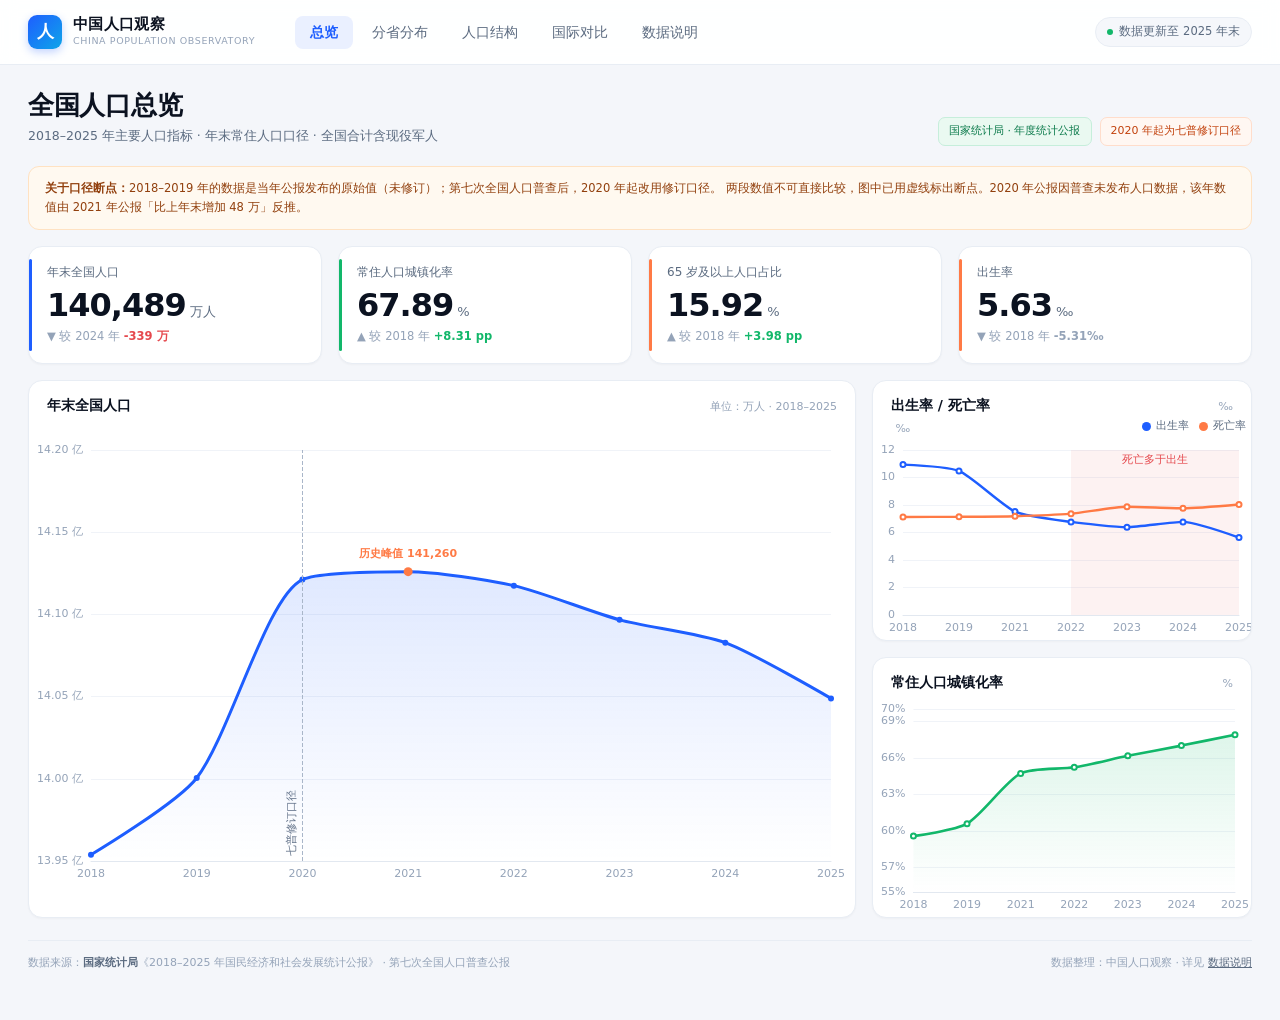
<file: index.html>
<!doctype html>
<html lang="zh-CN">
<head>
<meta charset="utf-8">
<meta name="viewport" content="width=device-width, initial-scale=1">
<title>总览 · 中国人口观察</title>
<link rel="stylesheet" href="assets/style.css">
</head>
<body>

<header class="topbar">
  <div class="topbar-inner">
    <div class="brand">
      <div class="brand-mark">人</div>
      <div>
        <div class="brand-name">中国人口观察</div>
        <div class="brand-sub">China Population Observatory</div>
      </div>
    </div>
    <nav>
      <a href="index.html" class="active">总览</a>
      <a href="map.html">分省分布</a>
      <a href="structure.html">人口结构</a>
      <a href="global.html">国际对比</a>
      <a href="sources.html">数据说明</a>
    </nav>
    <div class="topbar-right">
      <div class="pill"><span class="dot"></span><span id="updated">数据加载中</span></div>
    </div>
  </div>
</header>

<main class="wrap">
  <div class="page-head">
    <div>
      <h1>全国人口总览</h1>
      <div class="sub">2018–2025 年主要人口指标 · 年末常住人口口径 · 全国合计含现役军人</div>
    </div>
    <div class="head-tags">
      <span class="tag ok">国家统计局 · 年度统计公报</span>
      <span class="tag warn">2020 年起为七普修订口径</span>
    </div>
  </div>

  <div class="notice">
    <div>
      <b>关于口径断点：</b>2018–2019 年的数据是当年公报发布的原始值（未修订）；第七次全国人口普查后，2020 年起改用修订口径。
      两段数值不可直接比较，图中已用虚线标出断点。2020 年公报因普查未发布人口数据，该年数值由 2021 年公报「比上年末增加 48 万」反推。
    </div>
  </div>

  <section class="kpis" id="kpis"></section>

  <section class="grid-main">
    <div class="card">
      <div class="card-head">
        <div class="card-title">年末全国人口</div>
        <div class="card-note">单位：万人 · 2018–2025</div>
      </div>
      <div id="c-pop" class="chart" style="height:470px"></div>
    </div>

    <div class="stack">
      <div class="card">
        <div class="card-head">
          <div class="card-title">出生率 / 死亡率</div>
          <div class="card-note">‰</div>
        </div>
        <div id="c-rate" class="chart" style="height:224px"></div>
      </div>
      <div class="card">
        <div class="card-head">
          <div class="card-title">常住人口城镇化率</div>
          <div class="card-note">%</div>
        </div>
        <div id="c-urban" class="chart" style="height:224px"></div>
      </div>
    </div>
  </section>

  <footer class="foot">
    <div>数据来源：<b>国家统计局</b>《2018–2025 年国民经济和社会发展统计公报》 · 第七次全国人口普查公报</div>
    <div>数据整理：中国人口观察 · 详见 <a href="sources.html">数据说明</a></div>
  </footer>
</main>

<script src="assets/echarts.min.js"></script>
<script src="assets/data.js"></script>
<script src="assets/charts.js"></script>
<script>
(function () {
  const D = DATA, CH = CHARTS;
  const last = D.national[D.national.length - 1];
  const first = D.national[0];
  const prev = D.national[D.national.length - 2];

  document.getElementById('updated').textContent =
    '数据更新至 ' + last.year + ' 年末';

  const p65 = last.a65 != null ? (last.a65 / last.population * 100) : null;
  const p65first = first.a65 != null ? (first.a65 / first.population * 100) : null;
  const dPop = prev ? last.population - prev.population : null;
  const dUrban = last.urban_rate != null && first.urban_rate != null
    ? last.urban_rate - first.urban_rate : null;
  const dP65 = p65 != null && p65first != null ? p65 - p65first : null;
  const dBirth = last.birth_rate != null && first.birth_rate != null
    ? last.birth_rate - first.birth_rate : null;

  const sgn = (v, d) => (v >= 0 ? '+' : '') + v.toFixed(d);
  const kpis = [
    {
      label: '年末全国人口',
      value: last.population.toLocaleString(),
      unit: '万人',
      meta: `<span class="kpi-meta down">▼ 较 ${prev.year} 年 <b>${dPop.toLocaleString()} 万</b></span>`,
      cls: ''
    },
    {
      label: '常住人口城镇化率',
      value: last.urban_rate.toFixed(2),
      unit: '%',
      meta: `<span class="kpi-meta up">▲ 较 ${first.year} 年 <b>${sgn(dUrban, 2)} pp</b></span>`,
      cls: 'green'
    },
    {
      label: '65 岁及以上人口占比',
      value: p65.toFixed(2),
      unit: '%',
      meta: `<span class="kpi-meta up">▲ 较 ${first.year} 年 <b>${sgn(dP65, 2)} pp</b></span>`,
      cls: 'warm'
    },
    {
      label: '出生率',
      value: last.birth_rate.toFixed(2),
      unit: '‰',
      meta: `<span class="kpi-meta">▼ 较 ${first.year} 年 <b>${dBirth.toFixed(2)}‰</b></span>`,
      cls: 'warm'
    }
  ];

  document.getElementById('kpis').innerHTML = kpis.map(k => `
    <div class="kpi ${k.cls}">
      <div class="kpi-label">${k.label}</div>
      <div class="kpi-value num">${k.value}<span class="unit">${k.unit}</span></div>
      ${k.meta}
    </div>`).join('');

  const charts = [];
  function mount(id, option) {
    const el = document.getElementById(id);
    const c = echarts.init(el, null, { renderer: 'canvas' });
    c.setOption(option);
    charts.push(c);
    return c;
  }

  mount('c-pop', CH.overviewPopulation(D));
  mount('c-rate', CH.overviewRates(D));
  mount('c-urban', CH.overviewUrban(D));

  let t;
  window.addEventListener('resize', () => {
    clearTimeout(t);
    t = setTimeout(() => charts.forEach(c => c.resize()), 120);
  });
})();
</script>
</body>
</html>
</file>
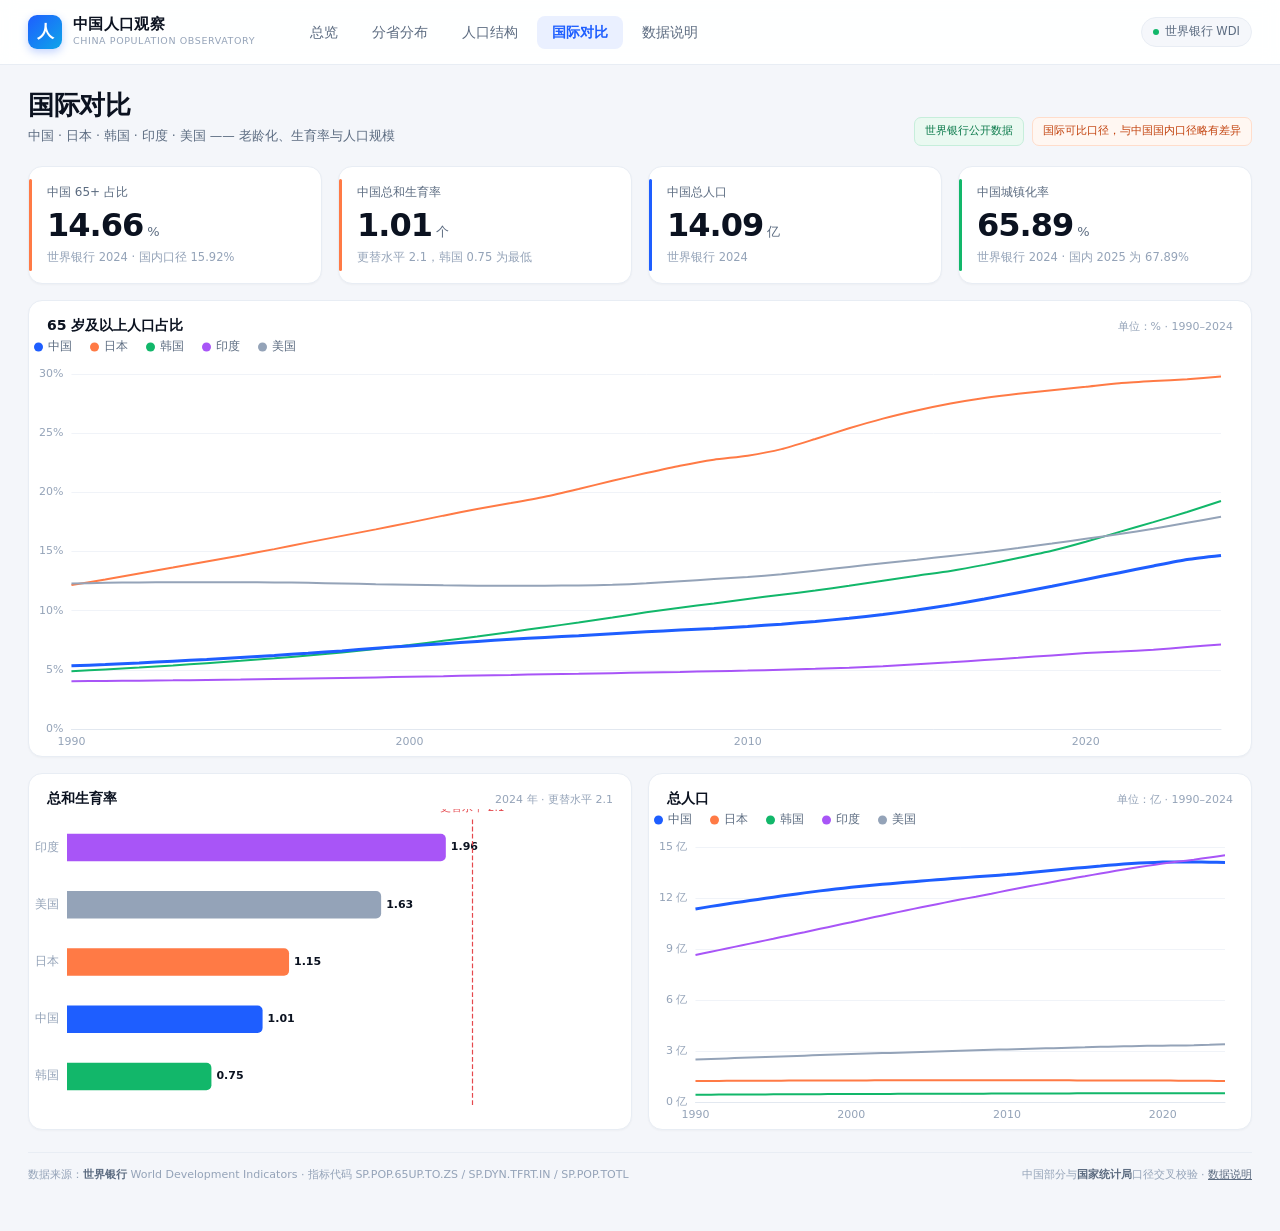
<file: global.html>
<!doctype html>
<html lang="zh-CN">
<head>
<meta charset="utf-8">
<meta name="viewport" content="width=device-width, initial-scale=1">
<title>国际对比 · 中国人口观察</title>
<link rel="stylesheet" href="assets/style.css">
</head>
<body>

<header class="topbar">
  <div class="topbar-inner">
    <div class="brand">
      <div class="brand-mark">人</div>
      <div>
        <div class="brand-name">中国人口观察</div>
        <div class="brand-sub">China Population Observatory</div>
      </div>
    </div>
    <nav>
      <a href="index.html">总览</a>
      <a href="map.html">分省分布</a>
      <a href="structure.html">人口结构</a>
      <a href="global.html" class="active">国际对比</a>
      <a href="sources.html">数据说明</a>
    </nav>
    <div class="topbar-right">
      <div class="pill"><span class="dot"></span><span>世界银行 WDI</span></div>
    </div>
  </div>
</header>

<main class="wrap">
  <div class="page-head">
    <div>
      <h1>国际对比</h1>
      <div class="sub">中国 · 日本 · 韩国 · 印度 · 美国 —— 老龄化、生育率与人口规模</div>
    </div>
    <div class="head-tags">
      <span class="tag ok">世界银行公开数据</span>
      <span class="tag warn">国际可比口径，与中国国内口径略有差异</span>
    </div>
  </div>

  <section class="kpis" id="kpis"></section>

  <section class="card" style="margin-bottom:16px">
    <div class="card-head">
      <div class="card-title">65 岁及以上人口占比</div>
      <div class="card-note">单位：% · 1990–2024</div>
    </div>
    <div id="c-aging" class="chart" style="height:420px"></div>
  </section>

  <section class="grid-2">
    <div class="card">
      <div class="card-head">
        <div class="card-title">总和生育率</div>
        <div class="card-note">2024 年 · 更替水平 2.1</div>
      </div>
      <div id="c-tfr" class="chart" style="height:320px"></div>
    </div>
    <div class="card">
      <div class="card-head">
        <div class="card-title">总人口</div>
        <div class="card-note">单位：亿 · 1990–2024</div>
      </div>
      <div id="c-pop" class="chart" style="height:320px"></div>
    </div>
  </section>

  <footer class="foot">
    <div>数据来源：<b>世界银行</b> World Development Indicators · 指标代码 SP.POP.65UP.TO.ZS / SP.DYN.TFRT.IN / SP.POP.TOTL</div>
    <div>中国部分与<b>国家统计局</b>口径交叉校验 · <a href="sources.html">数据说明</a></div>
  </footer>
</main>

<script src="assets/echarts.min.js"></script>
<script src="assets/data.js"></script>
<script src="assets/charts.js"></script>
<script>
(function () {
  const D = DATA, CH = CHARTS;
  const wb = D.worldbank;
  const chn = wb.p65.CHN['2024'];
  const tfr = wb.tfr.CHN['2024'];
  const pop = wb.pop.CHN['2024'];
  const urb = wb.urban.CHN['2024'];

  // 中国用国内更细的口径作为对照
  const natl = D.national[D.national.length - 1];
  const natl65 = natl.a65 != null ? natl.a65 / natl.population * 100 : null;

  document.getElementById('kpis').innerHTML = [
    { l: '中国 65+ 占比', v: chn.toFixed(2), u: '%', m: `世界银行 2024 · 国内口径 ${natl65 ? natl65.toFixed(2) : '—'}%`, c: 'warm' },
    { l: '中国总和生育率', v: tfr.toFixed(2), u: '个', m: '更替水平 2.1，韩国 0.75 为最低', c: 'warm' },
    { l: '中国总人口', v: (pop / 1e8).toFixed(2), u: '亿', m: '世界银行 2024', c: '' },
    { l: '中国城镇化率', v: urb.toFixed(2), u: '%', m: '世界银行 2024 · 国内 2025 为 ' + natl.urban_rate + '%', c: 'green' }
  ].map(k => `
    <div class="kpi ${k.c}">
      <div class="kpi-label">${k.l}</div>
      <div class="kpi-value num">${k.v}<span class="unit">${k.u}</span></div>
      <div class="kpi-meta">${k.m}</div>
    </div>`).join('');

  const charts = [];
  const mount = (id, opt) => {
    const c = echarts.init(document.getElementById(id));
    c.setOption(opt); charts.push(c); return c;
  };

  mount('c-aging', CH.globalAging(D));
  mount('c-tfr', CH.globalTFR(D));
  mount('c-pop', CH.globalPop(D));

  let t;
  window.addEventListener('resize', () => {
    clearTimeout(t);
    t = setTimeout(() => charts.forEach(c => c.resize()), 120);
  });
})();
</script>
</body>
</html>
</file>
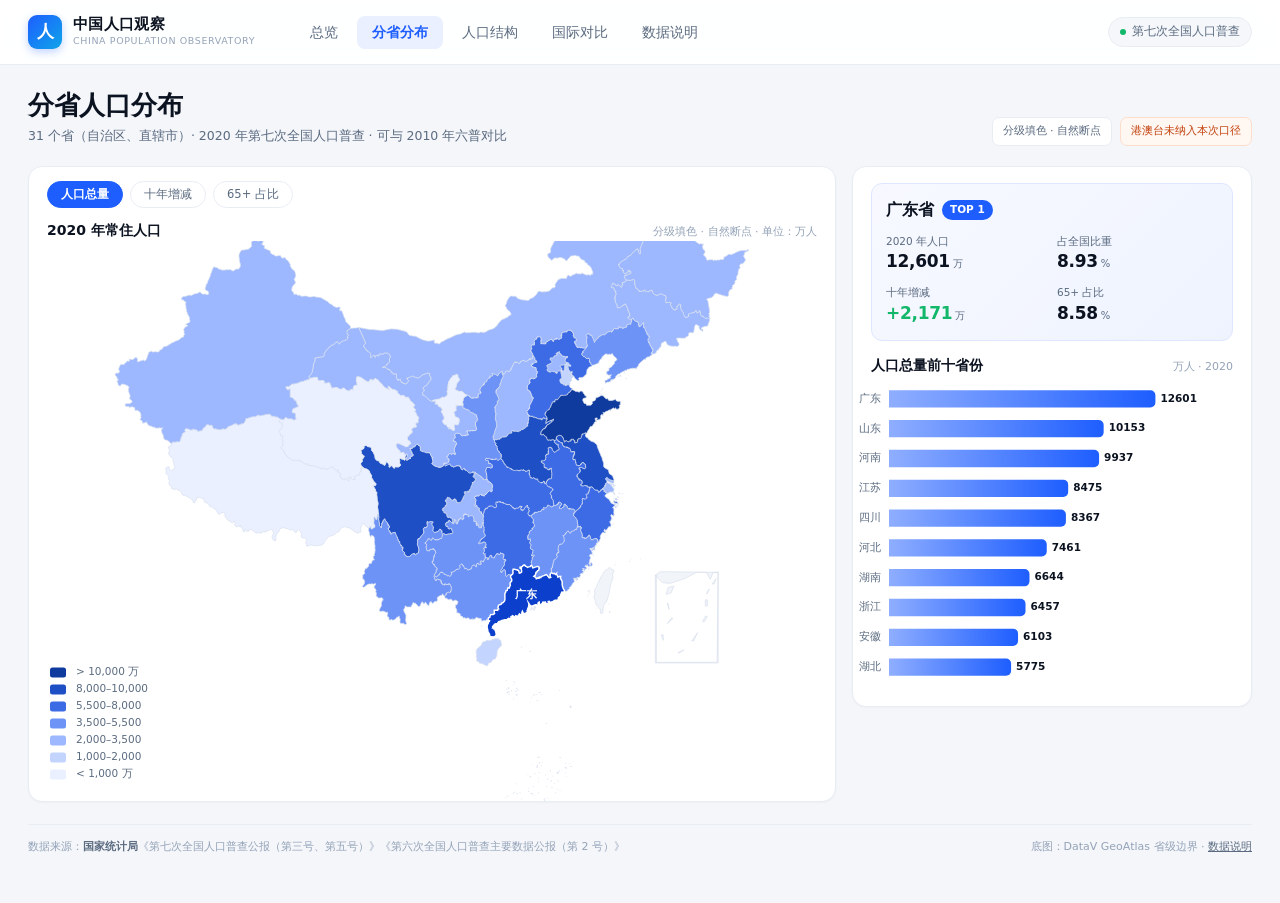
<file: map.html>
<!doctype html>
<html lang="zh-CN">
<head>
<meta charset="utf-8">
<meta name="viewport" content="width=device-width, initial-scale=1">
<title>分省分布 · 中国人口观察</title>
<link rel="stylesheet" href="assets/style.css">
</head>
<body>

<header class="topbar">
  <div class="topbar-inner">
    <div class="brand">
      <div class="brand-mark">人</div>
      <div>
        <div class="brand-name">中国人口观察</div>
        <div class="brand-sub">China Population Observatory</div>
      </div>
    </div>
    <nav>
      <a href="index.html">总览</a>
      <a href="map.html" class="active">分省分布</a>
      <a href="structure.html">人口结构</a>
      <a href="global.html">国际对比</a>
      <a href="sources.html">数据说明</a>
    </nav>
    <div class="topbar-right">
      <div class="pill"><span class="dot"></span><span>第七次全国人口普查</span></div>
    </div>
  </div>
</header>

<main class="wrap">
  <div class="page-head">
    <div>
      <h1>分省人口分布</h1>
      <div class="sub">31 个省（自治区、直辖市）· 2020 年第七次全国人口普查 · 可与 2010 年六普对比</div>
    </div>
    <div class="head-tags">
      <span class="tag">分级填色 · 自然断点</span>
      <span class="tag warn">港澳台未纳入本次口径</span>
    </div>
  </div>

  <section class="grid-map">
    <div class="card">
      <div class="chips" id="chips">
        <button class="chip active" data-metric="pop">人口总量</button>
        <button class="chip" data-metric="delta">十年增减</button>
        <button class="chip" data-metric="p65">65+ 占比</button>
      </div>
      <div class="card-head" style="padding-top:12px">
        <div class="card-title" id="map-title">2020 年常住人口</div>
        <div class="card-note" id="map-note">点击省份查看详情 · 可滚轮缩放</div>
      </div>
      <div id="c-map" class="chart" style="height:560px"></div>
    </div>

    <div class="stack">
      <div class="card">
        <div class="prov-card" id="prov-card" style="margin-top:16px">
          <div class="prov-name" id="prov-name">广东省</div>
          <div class="prov-rows" id="prov-rows"></div>
        </div>
        <div class="card-head" style="padding-top:14px">
          <div class="card-title">人口总量前十省份</div>
          <div class="card-note">万人 · 2020</div>
        </div>
        <div id="c-top10" class="chart" style="height:330px"></div>
      </div>
    </div>
  </section>

  <footer class="foot">
    <div>数据来源：<b>国家统计局</b>《第七次全国人口普查公报（第三号、第五号）》《第六次全国人口普查主要数据公报（第 2 号）》</div>
    <div>底图：DataV GeoAtlas 省级边界 · <a href="sources.html">数据说明</a></div>
  </footer>
</main>

<script src="assets/echarts.min.js"></script>
<script src="assets/china-geo.js"></script>
<script src="assets/data.js"></script>
<script src="assets/charts.js"></script>
<script>
(function () {
  const D = DATA, CH = CHARTS;
  echarts.registerMap('china', window.__CHINA_GEO__);

  const INIT = '广东省';
  let current = INIT;
  let metric = 'pop';
  let mapChart = null;

  const rankOf = name => D.province.findIndex(p => p.name === name) + 1;

  function renderCard(name) {
    const p = D.province.find(x => x.name === name);
    const card = document.getElementById('prov-card');
    if (!p) {
      card.style.display = 'none';
      return;
    }
    card.style.display = '';
    const r = rankOf(name);
    document.getElementById('prov-name').innerHTML =
      p.name.replace(/(维吾尔|回族|壮族|自治区|特别行政区)/g, '') +
      (r > 0 ? ` <span class="rank">TOP ${r}</span>` : '');

    const d = p.delta != null ? Math.round(p.delta / 1e4) : null;
    const rows = [
      ['2020 年人口', Math.round(p.pop2020 / 1e4).toLocaleString(), '万'],
      ['占全国比重', p.share2020 != null ? p.share2020.toFixed(2) : '—', '%'],
      ['十年增减', d != null ? (d >= 0 ? '+' : '') + d.toLocaleString() : '—', '万'],
      ['65+ 占比', p.p65_2020 != null ? p.p65_2020.toFixed(2) : '—', '%']
    ];
    document.getElementById('prov-rows').innerHTML = rows.map(([k, v, u]) => `
      <div class="prov-row"><div class="k">${k}</div>
      <div class="v num" style="${k === '十年增减' && d != null ? (d >= 0 ? 'color:#12B76A' : 'color:#E5484D') : ''}">${v}<span> ${u}</span></div></div>
    `).join('');
  }

  function mountMap() {
    const opt = CH.mapOption(D, metric);
    if (!mapChart) {
      mapChart = echarts.init(document.getElementById('c-map'));
      mapChart.on('click', p => {
        if (p && p.name && D.province.some(x => x.name === p.name)) {
          current = p.name;
          renderCard(current);
        }
      });
    }
    mapChart.setOption(opt, true);
    mapChart.dispatchAction({ type: 'select', seriesIndex: 0, name: current });
  }

  const titles = {
    pop: ['2020 年常住人口', '分级填色 · 自然断点 · 单位：万人'],
    delta: ['2010→2020 年人口增减', '红色为减少、蓝色为增加 · 单位：万人'],
    p65: ['65 岁及以上人口占比', '2020 年七普 · 单位：%']
  };

  function setMetric(m) {
    metric = m;
    document.querySelectorAll('#chips .chip').forEach(b =>
      b.classList.toggle('active', b.dataset.metric === m));
    document.getElementById('map-title').textContent = titles[m][0];
    document.getElementById('map-note').textContent = titles[m][1];
    mountMap();
  }

  document.getElementById('chips').addEventListener('click', e => {
    const b = e.target.closest('.chip');
    if (b) setMetric(b.dataset.metric);
  });

  renderCard(current);
  setMetric('pop');

  const t10 = echarts.init(document.getElementById('c-top10'));
  t10.setOption(CH.top10Option(D));

  let t;
  window.addEventListener('resize', () => {
    clearTimeout(t);
    t = setTimeout(() => { mapChart.resize(); t10.resize(); }, 120);
  });
})();
</script>
</body>
</html>
</file>
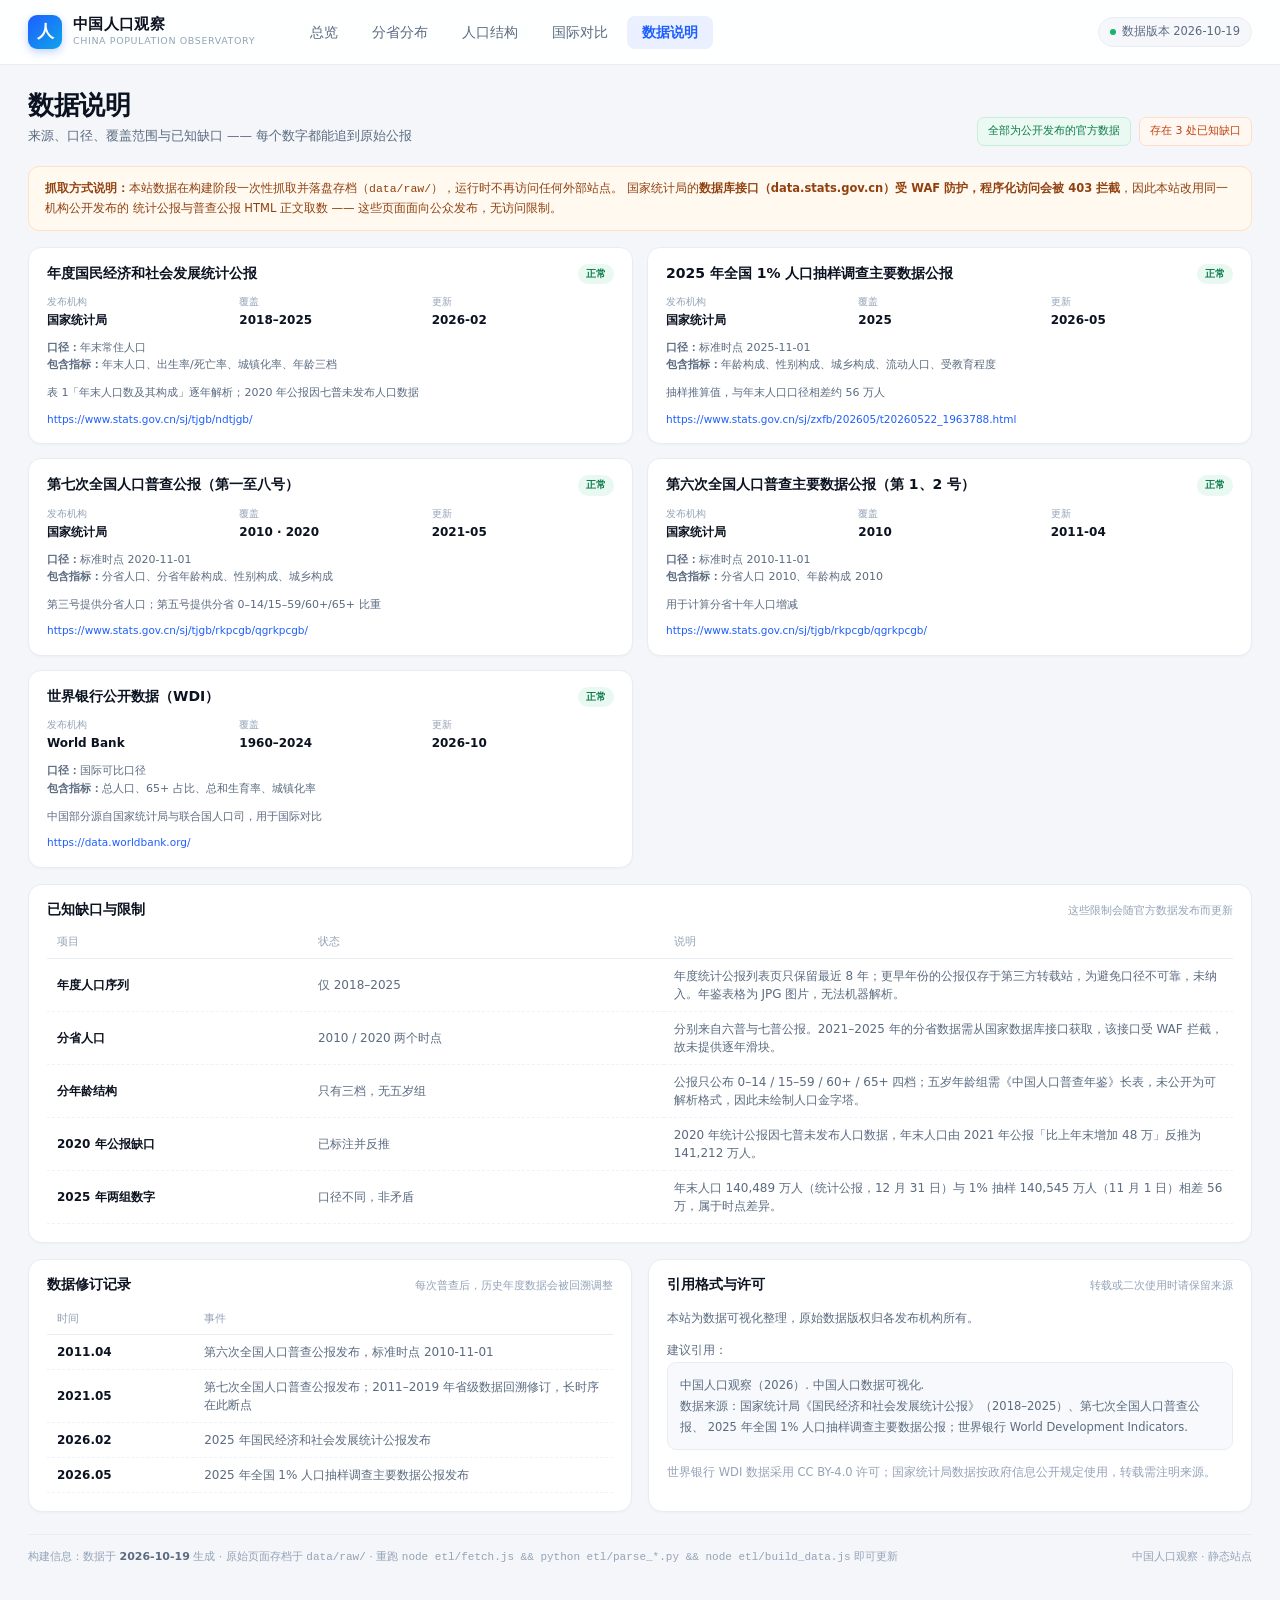
<file: sources.html>
<!doctype html>
<html lang="zh-CN">
<head>
<meta charset="utf-8">
<meta name="viewport" content="width=device-width, initial-scale=1">
<title>数据说明 · 中国人口观察</title>
<link rel="stylesheet" href="assets/style.css">
</head>
<body>

<header class="topbar">
  <div class="topbar-inner">
    <div class="brand">
      <div class="brand-mark">人</div>
      <div>
        <div class="brand-name">中国人口观察</div>
        <div class="brand-sub">China Population Observatory</div>
      </div>
    </div>
    <nav>
      <a href="index.html">总览</a>
      <a href="map.html">分省分布</a>
      <a href="structure.html">人口结构</a>
      <a href="global.html">国际对比</a>
      <a href="sources.html" class="active">数据说明</a>
    </nav>
    <div class="topbar-right">
      <div class="pill"><span class="dot"></span><span id="gen">—</span></div>
    </div>
  </div>
</header>

<main class="wrap">
  <div class="page-head">
    <div>
      <h1>数据说明</h1>
      <div class="sub">来源、口径、覆盖范围与已知缺口 —— 每个数字都能追到原始公报</div>
    </div>
    <div class="head-tags">
      <span class="tag ok">全部为公开发布的官方数据</span>
      <span class="tag warn">存在 3 处已知缺口</span>
    </div>
  </div>

  <div class="notice">
    <div>
      <b>抓取方式说明：</b>本站数据在构建阶段一次性抓取并落盘存档（<code>data/raw/</code>），运行时不再访问任何外部站点。
      国家统计局的<b>数据库接口（data.stats.gov.cn）受 WAF 防护，程序化访问会被 403 拦截</b>，因此本站改用同一机构公开发布的
      统计公报与普查公报 HTML 正文取数 —— 这些页面面向公众发布，无访问限制。
    </div>
  </div>

  <section class="src-grid" id="src-grid" style="margin-bottom:16px"></section>

  <section class="card" style="margin-bottom:16px">
    <div class="card-head">
      <div class="card-title">已知缺口与限制</div>
      <div class="card-note">这些限制会随官方数据发布而更新</div>
    </div>
    <div style="padding:6px 18px 18px">
      <table class="tbl">
        <thead><tr><th style="width:22%">项目</th><th style="width:30%">状态</th><th>说明</th></tr></thead>
        <tbody>
          <tr>
            <td><b>年度人口序列</b></td>
            <td>仅 2018–2025</td>
            <td>年度统计公报列表页只保留最近 8 年；更早年份的公报仅存于第三方转载站，为避免口径不可靠，未纳入。年鉴表格为 JPG 图片，无法机器解析。</td>
          </tr>
          <tr>
            <td><b>分省人口</b></td>
            <td>2010 / 2020 两个时点</td>
            <td>分别来自六普与七普公报。2021–2025 年的分省数据需从国家数据库接口获取，该接口受 WAF 拦截，故未提供逐年滑块。</td>
          </tr>
          <tr>
            <td><b>分年龄结构</b></td>
            <td>只有三档，无五岁组</td>
            <td>公报只公布 0–14 / 15–59 / 60+ / 65+ 四档；五岁年龄组需《中国人口普查年鉴》长表，未公开为可解析格式，因此未绘制人口金字塔。</td>
          </tr>
          <tr>
            <td><b>2020 年公报缺口</b></td>
            <td>已标注并反推</td>
            <td>2020 年统计公报因七普未发布人口数据，年末人口由 2021 年公报「比上年末增加 48 万」反推为 141,212 万人。</td>
          </tr>
          <tr>
            <td><b>2025 年两组数字</b></td>
            <td>口径不同，非矛盾</td>
            <td>年末人口 140,489 万人（统计公报，12 月 31 日）与 1% 抽样 140,545 万人（11 月 1 日）相差 56 万，属于时点差异。</td>
          </tr>
        </tbody>
      </table>
    </div>
  </section>

  <section class="grid-2">
    <div class="card">
      <div class="card-head">
        <div class="card-title">数据修订记录</div>
        <div class="card-note">每次普查后，历史年度数据会被回溯调整</div>
      </div>
      <div style="padding:8px 18px 18px">
        <table class="tbl">
          <thead><tr><th style="width:26%">时间</th><th>事件</th></tr></thead>
          <tbody>
            <tr><td><b>2011.04</b></td><td>第六次全国人口普查公报发布，标准时点 2010-11-01</td></tr>
            <tr><td><b>2021.05</b></td><td>第七次全国人口普查公报发布；2011–2019 年省级数据回溯修订，长时序在此断点</td></tr>
            <tr><td><b>2026.02</b></td><td>2025 年国民经济和社会发展统计公报发布</td></tr>
            <tr><td><b>2026.05</b></td><td>2025 年全国 1% 人口抽样调查主要数据公报发布</td></tr>
          </tbody>
        </table>
      </div>
    </div>
    <div class="card">
      <div class="card-head">
        <div class="card-title">引用格式与许可</div>
        <div class="card-note">转载或二次使用时请保留来源</div>
      </div>
      <div style="padding:12px 18px 18px;font-size:12px;color:var(--ink2);line-height:1.9">
        <p>本站为数据可视化整理，原始数据版权归各发布机构所有。</p>
        <p style="margin-top:10px">建议引用：</p>
        <p style="background:#F7F9FC;border:1px solid var(--line);border-radius:9px;padding:12px;font-size:11.5px;line-height:1.8">
          中国人口观察（2026）. 中国人口数据可视化.<br>
          数据来源：国家统计局《国民经济和社会发展统计公报》（2018–2025）、第七次全国人口普查公报、
          2025 年全国 1% 人口抽样调查主要数据公报；世界银行 World Development Indicators.
        </p>
        <p style="margin-top:12px;font-size:11.5px;color:var(--ink3)">
          世界银行 WDI 数据采用 CC BY-4.0 许可；国家统计局数据按政府信息公开规定使用，转载需注明来源。
        </p>
      </div>
    </div>
  </section>

  <footer class="foot">
    <div>构建信息：数据于 <b id="gen2">—</b> 生成 · 原始页面存档于 <code>data/raw/</code> · 重跑 <code>node etl/fetch.js && python etl/parse_*.py && node etl/build_data.js</code> 即可更新</div>
    <div>中国人口观察 · 静态站点</div>
  </footer>
</main>

<script src="assets/data.js"></script>
<script>
(function () {
  const D = DATA;
  document.getElementById('gen').textContent = '数据版本 ' + D.generatedAt;
  document.getElementById('gen2').textContent = D.generatedAt;

  const badge = s => s === 'ok'
    ? '<span class="badge ok">正常</span>'
    : '<span class="badge part">部分缺口</span>';

  document.getElementById('src-grid').innerHTML = D.sources.map(s => `
    <div class="src-card">
      <div class="src-head">
        <div class="src-name">${s.name}</div>
        ${badge(s.status)}
      </div>
      <div class="src-meta">
        <div><div class="k">发布机构</div><div class="v">${s.org}</div></div>
        <div><div class="k">覆盖</div><div class="v">${s.coverage}</div></div>
        <div><div class="k">更新</div><div class="v">${s.updated}</div></div>
      </div>
      <div class="src-note"><b>口径：</b>${s.calibers}<br><b>包含指标：</b>${s.metrics.join('、')}</div>
      <div class="src-note">${s.note}</div>
      <a class="src-link" href="${s.url}" target="_blank" rel="noopener">${s.url}</a>
    </div>`).join('');
})();
</script>
</body>
</html>
</file>
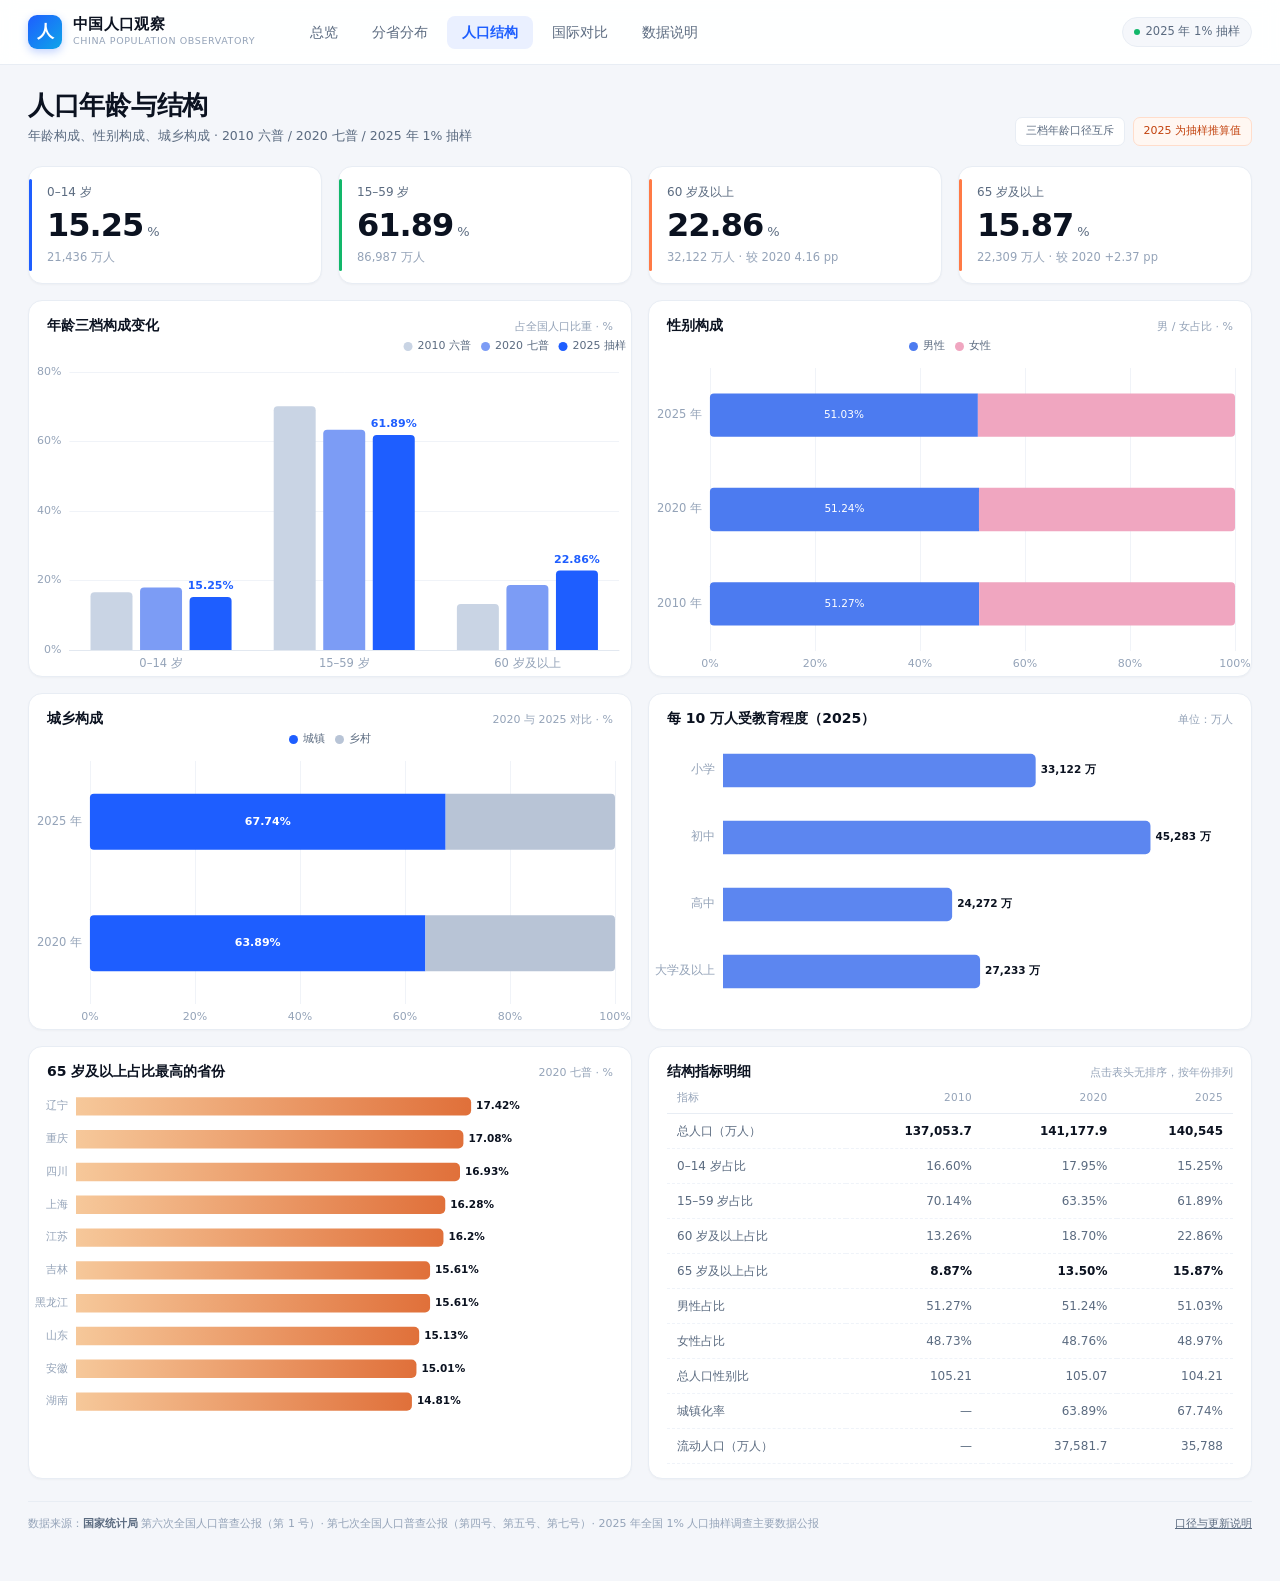
<file: structure.html>
<!doctype html>
<html lang="zh-CN">
<head>
<meta charset="utf-8">
<meta name="viewport" content="width=device-width, initial-scale=1">
<title>人口结构 · 中国人口观察</title>
<link rel="stylesheet" href="assets/style.css">
</head>
<body>

<header class="topbar">
  <div class="topbar-inner">
    <div class="brand">
      <div class="brand-mark">人</div>
      <div>
        <div class="brand-name">中国人口观察</div>
        <div class="brand-sub">China Population Observatory</div>
      </div>
    </div>
    <nav>
      <a href="index.html">总览</a>
      <a href="map.html">分省分布</a>
      <a href="structure.html" class="active">人口结构</a>
      <a href="global.html">国际对比</a>
      <a href="sources.html">数据说明</a>
    </nav>
    <div class="topbar-right">
      <div class="pill"><span class="dot"></span><span>2025 年 1% 抽样</span></div>
    </div>
  </div>
</header>

<main class="wrap">
  <div class="page-head">
    <div>
      <h1>人口年龄与结构</h1>
      <div class="sub">年龄构成、性别构成、城乡构成 · 2010 六普 / 2020 七普 / 2025 年 1% 抽样</div>
    </div>
    <div class="head-tags">
      <span class="tag">三档年龄口径互斥</span>
      <span class="tag warn">2025 为抽样推算值</span>
    </div>
  </div>

  <section class="kpis" id="kpis"></section>

  <section class="grid-2" style="margin-bottom:16px">
    <div class="card">
      <div class="card-head">
        <div class="card-title">年龄三档构成变化</div>
        <div class="card-note">占全国人口比重 · %</div>
      </div>
      <div id="c-age" class="chart" style="height:340px"></div>
    </div>
    <div class="card">
      <div class="card-head">
        <div class="card-title">性别构成</div>
        <div class="card-note">男 / 女占比 · %</div>
      </div>
      <div id="c-sex" class="chart" style="height:340px"></div>
    </div>
  </section>

  <section class="grid-2" style="margin-bottom:16px">
    <div class="card">
      <div class="card-head">
        <div class="card-title">城乡构成</div>
        <div class="card-note">2020 与 2025 对比 · %</div>
      </div>
      <div id="c-urban" class="chart" style="height:300px"></div>
    </div>
    <div class="card">
      <div class="card-head">
        <div class="card-title">每 10 万人受教育程度（2025）</div>
        <div class="card-note">单位：万人</div>
      </div>
      <div id="c-edu" class="chart" style="height:300px"></div>
    </div>
  </section>

  <section class="grid-2">
    <div class="card">
      <div class="card-head">
        <div class="card-title">65 岁及以上占比最高的省份</div>
        <div class="card-note">2020 七普 · %</div>
      </div>
      <div id="c-rank" class="chart" style="height:360px"></div>
    </div>
    <div class="card">
      <div class="card-head">
        <div class="card-title">结构指标明细</div>
        <div class="card-note">点击表头无排序，按年份排列</div>
      </div>
      <div class="tbl-wrap" style="padding:0 18px 14px">
        <table class="tbl" id="tbl"></table>
      </div>
    </div>
  </section>

  <footer class="foot">
    <div>数据来源：<b>国家统计局</b> 第六次全国人口普查公报（第 1 号）· 第七次全国人口普查公报（第四号、第五号、第七号）· 2025 年全国 1% 人口抽样调查主要数据公报</div>
    <div><a href="sources.html">口径与更新说明</a></div>
  </footer>
</main>

<script src="assets/echarts.min.js"></script>
<script src="assets/data.js"></script>
<script src="assets/charts.js"></script>
<script>
(function () {
  const D = DATA, CH = CHARTS;
  const g = D.structure;
  const s = g.y2025;

  document.getElementById('kpis').innerHTML = [
    { l: '0–14 岁', v: s.age014_pct.toFixed(2), u: '%', m: `${s.age014.toLocaleString()} 万人`, c: '' },
    { l: '15–59 岁', v: s.age1559_pct.toFixed(2), u: '%', m: `${s.age1559.toLocaleString()} 万人`, c: 'green' },
    { l: '60 岁及以上', v: s.age60_pct.toFixed(2), u: '%', m: `${s.age60.toLocaleString()} 万人 · 较 2020 ${(s.age60_pct - g.y2020.age60_pct).toFixed(2)} pp`, c: 'warm' },
    { l: '65 岁及以上', v: s.age65_pct.toFixed(2), u: '%', m: `${s.age65.toLocaleString()} 万人 · 较 2020 +${(s.age65_pct - g.y2020.age65_pct).toFixed(2)} pp`, c: 'warm' }
  ].map(k => `
    <div class="kpi ${k.c}">
      <div class="kpi-label">${k.l}</div>
      <div class="kpi-value num">${k.v}<span class="unit">${k.u}</span></div>
      <div class="kpi-meta">${k.m}</div>
    </div>`).join('');

  const charts = [];
  const mount = (id, opt) => {
    const c = echarts.init(document.getElementById(id));
    c.setOption(opt); charts.push(c); return c;
  };

  mount('c-age', CH.ageCompare(D));
  mount('c-sex', CH.sexCompare(D));
  mount('c-urban', CH.urbanCompare(D));
  mount('c-edu', CH.education2025(D));
  mount('c-rank', CH.prov65Rank(D));

  const rows = [g.y2010, g.y2020, g.y2025];
  const f = (v, d = 2) => (v == null ? '—' : Number(v).toFixed(d));
  document.getElementById('tbl').innerHTML = `
    <thead><tr>
      <th>指标</th><th class="r">2010</th><th class="r">2020</th><th class="r">2025</th>
    </tr></thead>
    <tbody>
      <tr><td>总人口（万人）</td>${rows.map(r => `<td class="r"><b>${r.total ? r.total.toLocaleString() : '—'}</b></td>`).join('')}</tr>
      <tr><td>0–14 岁占比</td>${rows.map(r => `<td class="r">${f(r.age014_pct)}%</td>`).join('')}</tr>
      <tr><td>15–59 岁占比</td>${rows.map(r => `<td class="r">${f(r.age1559_pct)}%</td>`).join('')}</tr>
      <tr><td>60 岁及以上占比</td>${rows.map(r => `<td class="r">${f(r.age60_pct)}%</td>`).join('')}</tr>
      <tr><td>65 岁及以上占比</td>${rows.map(r => `<td class="r"><b>${f(r.age65_pct)}%</b></td>`).join('')}</tr>
      <tr><td>男性占比</td>${rows.map(r => `<td class="r">${f(r.male_pct)}%</td>`).join('')}</tr>
      <tr><td>女性占比</td>${rows.map(r => `<td class="r">${f(r.female_pct)}%</td>`).join('')}</tr>
      <tr><td>总人口性别比</td>${rows.map(r => `<td class="r">${f(r.sex_ratio)}</td>`).join('')}</tr>
      <tr><td>城镇化率</td>${rows.map(r => `<td class="r">${r.urban_pct != null ? f(r.urban_pct) + '%' : '—'}</td>`).join('')}</tr>
      <tr><td>流动人口（万人）</td>${rows.map(r => `<td class="r">${r.floating ? r.floating.toLocaleString() : '—'}</td>`).join('')}</tr>
    </tbody>`;

  let t;
  window.addEventListener('resize', () => {
    clearTimeout(t);
    t = setTimeout(() => charts.forEach(c => c.resize()), 120);
  });
})();
</script>
</body>
</html>
</file>
<file: assets/style.css>
/* 中国人口观察 —— 静态站点样式 */
:root {
  --bg: #F4F6FA;
  --panel: #FFFFFF;
  --ink: #0B1220;
  --ink2: #5B6B80;
  --ink3: #94A3B8;
  --line: #E8EDF4;
  --accent: #1E5EFF;
  --accent-soft: #EAF0FF;
  --warm: #FF7A45;
  --green: #12B76A;
  --red: #E5484D;
  --radius: 14px;
}

* { margin: 0; padding: 0; box-sizing: border-box; }

html { -webkit-text-size-adjust: 100%; }

body {
  background: var(--bg);
  color: var(--ink);
  font-family: "Microsoft YaHei", "PingFang SC", "Hiragino Sans GB", system-ui, sans-serif;
  -webkit-font-smoothing: antialiased;
  line-height: 1.5;
}

.num { font-variant-numeric: tabular-nums; }
a { color: inherit; }

/* ---------- 顶栏 ---------- */
.topbar {
  position: sticky; top: 0; z-index: 20;
  background: rgba(255, 255, 255, .92);
  backdrop-filter: saturate(180%) blur(8px);
  border-bottom: 1px solid var(--line);
}
.topbar-inner {
  max-width: 1480px; margin: 0 auto; padding: 0 28px;
  height: 64px; display: flex; align-items: center; gap: 40px;
}
.brand { display: flex; align-items: center; gap: 11px; flex-shrink: 0; }
.brand-mark {
  width: 34px; height: 34px; border-radius: 9px; display: grid; place-items: center;
  background: linear-gradient(135deg, #1E5EFF, #0EA5E9);
  color: #fff; font-size: 17px; font-weight: 700;
  box-shadow: 0 3px 8px rgba(30, 94, 255, .28);
}
.brand-name { font-size: 15px; font-weight: 700; letter-spacing: .3px; line-height: 1.2; }
.brand-sub {
  font-size: 9.5px; color: var(--ink3); letter-spacing: .6px;
  text-transform: uppercase; margin-top: 1px;
}
nav { display: flex; gap: 4px; height: 64px; align-items: center; flex-wrap: wrap; }
nav a {
  font-size: 14px; color: var(--ink2); text-decoration: none;
  padding: 6px 15px; border-radius: 8px; white-space: nowrap; transition: .15s;
}
nav a:hover { background: #F5F7FB; color: var(--ink); }
nav a.active { color: var(--accent); background: var(--accent-soft); font-weight: 600; }
.topbar-right { margin-left: auto; display: flex; align-items: center; gap: 10px; }
.pill {
  font-size: 11.5px; color: var(--ink2); background: #F5F7FB;
  border: 1px solid var(--line); padding: 5px 11px; border-radius: 20px;
  display: flex; align-items: center; gap: 6px; white-space: nowrap;
}
.pill .dot { width: 6px; height: 6px; border-radius: 50%; background: var(--green); }

/* ---------- 页面骨架 ---------- */
.wrap { max-width: 1480px; margin: 0 auto; padding: 26px 28px 48px; }
.page-head {
  display: flex; align-items: flex-end; justify-content: space-between;
  gap: 20px; margin-bottom: 20px; flex-wrap: wrap;
}
h1 { font-size: 26px; font-weight: 700; letter-spacing: -.3px; line-height: 1.15; }
.sub { font-size: 12.5px; color: var(--ink2); margin-top: 6px; }
.head-tags { display: flex; gap: 8px; flex-wrap: wrap; }
.tag {
  font-size: 11px; padding: 5px 10px; border-radius: 7px;
  background: #fff; border: 1px solid var(--line); color: var(--ink2);
}
.tag.warn { background: #FFF7F2; border-color: #FFDDCB; color: #C2410C; }
.tag.ok { background: #EAF9F1; border-color: #C6EEDB; color: #0B7A4B; }

/* ---------- KPI ---------- */
.kpis { display: grid; grid-template-columns: repeat(4, 1fr); gap: 16px; margin-bottom: 16px; }
.kpi {
  background: #fff; border: 1px solid var(--line); border-radius: var(--radius);
  padding: 16px 18px; position: relative; overflow: hidden;
  box-shadow: 0 1px 2px rgba(11, 18, 32, .03);
}
.kpi::after {
  content: ""; position: absolute; left: 0; top: 12px; bottom: 12px;
  width: 3px; border-radius: 2px; background: var(--accent);
}
.kpi.green::after { background: var(--green); }
.kpi.warm::after { background: var(--warm); }
.kpi-label { font-size: 12px; color: var(--ink2); }
.kpi-value {
  font-size: 32px; font-weight: 700; letter-spacing: -1px;
  line-height: 1.15; margin-top: 6px;
}
.kpi-value .unit { font-size: 13px; font-weight: 500; color: var(--ink2); margin-left: 4px; letter-spacing: 0; }
.kpi-meta { font-size: 11.5px; color: var(--ink3); margin-top: 6px; }
.kpi-meta b { font-weight: 600; }
.kpi-meta.down b { color: var(--red); }
.kpi-meta.up b { color: var(--green); }

/* ---------- 卡片与栅格 ---------- */
.card {
  background: #fff; border: 1px solid var(--line); border-radius: var(--radius);
  box-shadow: 0 1px 2px rgba(11, 18, 32, .03);
  display: flex; flex-direction: column; min-width: 0; overflow: hidden;
}
.card-head {
  display: flex; align-items: baseline; justify-content: space-between;
  gap: 12px; padding: 14px 18px 0; flex-wrap: wrap;
}
.card-title { font-size: 14px; font-weight: 600; }
.card-note { font-size: 11px; color: var(--ink3); }
.chart { width: 100%; min-height: 0; }

.grid-2 { display: grid; grid-template-columns: 1fr 1fr; gap: 16px; }
.grid-main { display: grid; grid-template-columns: minmax(0, 1fr) 380px; gap: 16px; }
.grid-map { display: grid; grid-template-columns: minmax(0, 1fr) 400px; gap: 16px; }
.stack { display: flex; flex-direction: column; gap: 16px; min-width: 0; }

/* ---------- 地图页控件 ---------- */
.chips { display: flex; gap: 7px; flex-wrap: wrap; padding: 14px 18px 0; }
.chip {
  font-size: 11.5px; padding: 5px 13px; border-radius: 20px;
  border: 1px solid var(--line); color: var(--ink2);
  background: #fff; cursor: pointer; transition: .15s; font-family: inherit;
}
.chip:hover { border-color: #C9D6F0; color: var(--ink); }
.chip.active { background: var(--accent); border-color: var(--accent); color: #fff; font-weight: 600; }

.prov-card {
  margin: 12px 18px 0; padding: 14px; border-radius: 11px;
  background: linear-gradient(135deg, #F7F9FF, #EEF3FF);
  border: 1px solid #DEE7FF;
}
.prov-name { font-size: 16px; font-weight: 700; display: flex; align-items: center; gap: 8px; }
.prov-name .rank {
  font-size: 10.5px; font-weight: 600; background: var(--accent);
  color: #fff; padding: 2px 8px; border-radius: 20px;
}
.prov-rows { display: grid; grid-template-columns: 1fr 1fr; gap: 10px; margin-top: 12px; }
.prov-row .k { font-size: 10.5px; color: var(--ink2); }
.prov-row .v { font-size: 17px; font-weight: 700; letter-spacing: -.3px; }
.prov-row .v span { font-size: 10px; font-weight: 500; color: var(--ink2); }

/* ---------- 说明页 ---------- */
.src-grid { display: grid; grid-template-columns: repeat(2, 1fr); gap: 14px; }
.src-card {
  background: #fff; border: 1px solid var(--line); border-radius: 13px;
  padding: 16px 18px; display: flex; flex-direction: column; gap: 10px;
  box-shadow: 0 1px 2px rgba(11, 18, 32, .03);
}
.src-head { display: flex; align-items: flex-start; justify-content: space-between; gap: 10px; }
.src-name { font-size: 14px; font-weight: 600; line-height: 1.35; }
.badge { font-size: 9.5px; padding: 3px 8px; border-radius: 20px; font-weight: 600; white-space: nowrap; }
.badge.ok { background: #E9F9F1; color: #0B7A4B; }
.badge.part { background: #FFF6E8; color: #B45309; }
.src-meta { display: grid; grid-template-columns: repeat(3, 1fr); gap: 10px; }
.src-meta .k { font-size: 10px; color: var(--ink3); }
.src-meta .v { font-size: 12px; color: var(--ink); font-weight: 600; margin-top: 2px; }
.src-note { font-size: 11px; color: var(--ink2); line-height: 1.6; }
.src-link {
  font-size: 10.5px; color: var(--accent); text-decoration: none;
  word-break: break-all; line-height: 1.5;
}
.src-link:hover { text-decoration: underline; }

/* ---------- 表格 ---------- */
.tbl { width: 100%; border-collapse: collapse; font-size: 12px; }
.tbl th {
  text-align: left; color: var(--ink3); font-weight: 500; font-size: 10.5px;
  padding: 8px 10px; border-bottom: 1px solid var(--line); letter-spacing: .3px;
  position: sticky; top: 0; background: #fff;
}
.tbl td { padding: 8px 10px; border-bottom: 1px dashed #EFF3F9; color: var(--ink2); }
.tbl td b { color: var(--ink); font-weight: 600; }
.tbl tr:hover td { background: #FAFBFE; }
.tbl .r { text-align: right; }
.tbl-wrap { max-height: 430px; overflow: auto; }

/* ---------- 页脚 ---------- */
.foot {
  margin-top: 22px; padding-top: 14px; border-top: 1px solid var(--line);
  display: flex; justify-content: space-between; gap: 16px;
  font-size: 11px; color: var(--ink3); flex-wrap: wrap;
}
.foot a { color: var(--ink2); }
.foot b { color: var(--ink2); font-weight: 600; }

/* ---------- 提示条 ---------- */
.notice {
  display: flex; gap: 10px; padding: 12px 16px; border-radius: 11px;
  background: #FFF9F0; border: 1px solid #FFE2C2;
  font-size: 11.5px; color: #92400E; line-height: 1.65; margin-bottom: 16px;
}
.notice b { font-weight: 700; }

/* ---------- 响应式 ---------- */
@media (max-width: 1180px) {
  .grid-main, .grid-map { grid-template-columns: 1fr; }
  .kpis { grid-template-columns: repeat(2, 1fr); }
  .src-grid { grid-template-columns: 1fr; }
}
@media (max-width: 720px) {
  .topbar-inner { height: auto; padding: 10px 16px; flex-wrap: wrap; gap: 8px; }
  nav { height: auto; }
  .wrap { padding: 18px 16px 36px; }
  .kpis { grid-template-columns: 1fr; }
  .grid-2 { grid-template-columns: 1fr; }
  h1 { font-size: 21px; }
  .topbar-right { display: none; }
}
</file>
